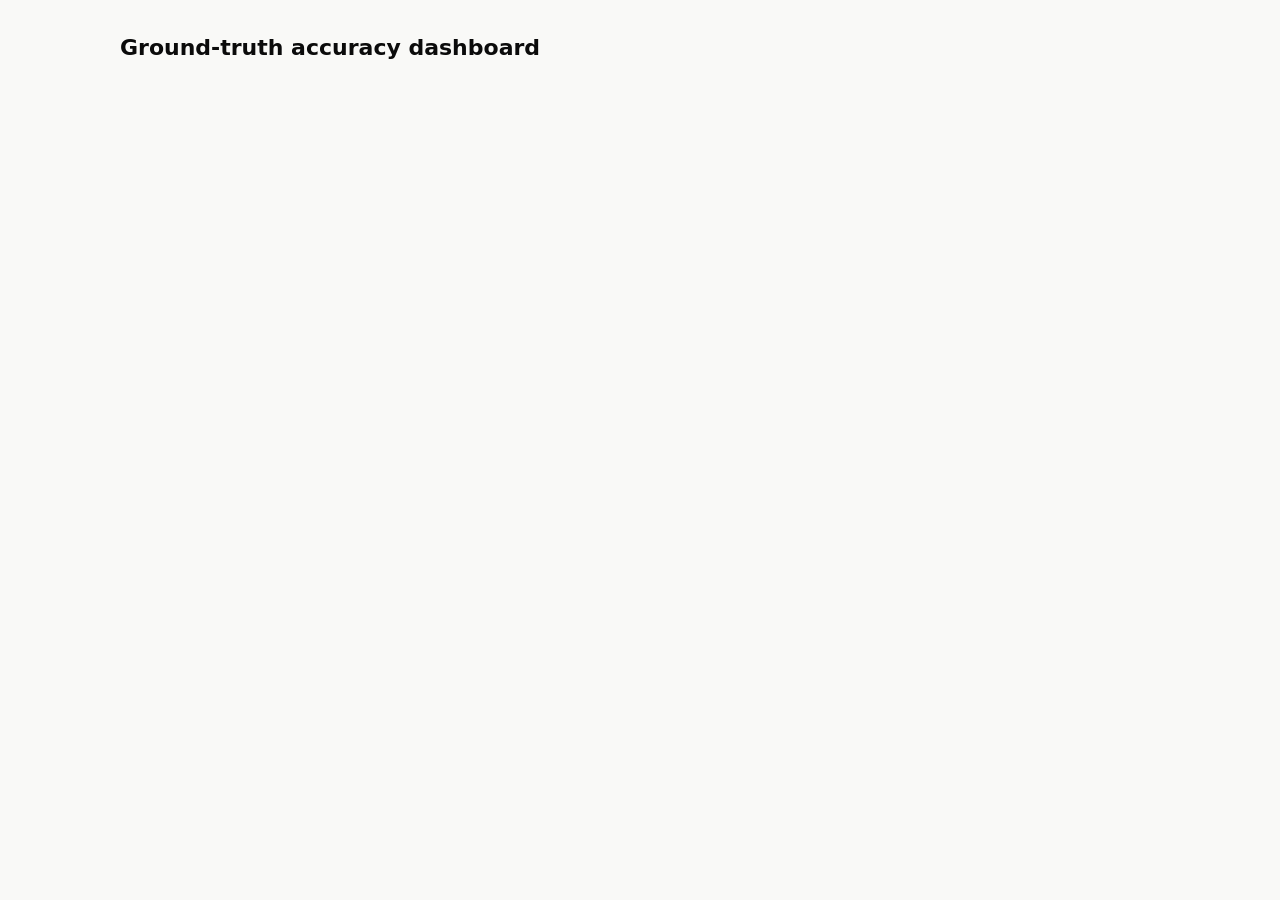
<file: scripts/eval_dashboard_template.html>
<!doctype html>
<html lang="en">
<head>
<meta charset="utf-8">
<meta name="viewport" content="width=device-width, initial-scale=1">
<title>HomeLens — Ground-Truth Accuracy Dashboard</title>
<style>
  :root {
    color-scheme: light;
    --surface-1:      #fcfcfb;
    --page:           #f9f9f7;
    --text-primary:   #0b0b0b;
    --text-secondary: #52514e;
    --text-muted:     #898781;
    --gridline:       #e1e0d9;
    --baseline:       #c3c2b7;
    --border:         rgba(11,11,11,0.10);
    --card:           #ffffff;

    --status-good:     #0ca30c;
    --status-good-bg:  #e7f6e7;
    --status-critical: #d03b3b;
    --status-critical-bg: #fbe9e9;
    --status-warning:  #fab219;

    --series-1: #2a78d6; /* blue     */
    --series-2: #eb6834; /* orange   */
    --series-3: #1baf7a; /* aqua     */
  }
  @media (prefers-color-scheme: dark) {
    :root {
      color-scheme: dark;
      --surface-1:      #1a1a19;
      --page:           #0d0d0d;
      --text-primary:   #ffffff;
      --text-secondary: #c3c2b7;
      --text-muted:     #898781;
      --gridline:       #2c2c2a;
      --baseline:       #383835;
      --border:         rgba(255,255,255,0.10);
      --card:           #221f1f;

      --status-good:     #0ca30c;
      --status-good-bg:  #10331a;
      --status-critical: #e66767;
      --status-critical-bg: #3a1616;
      --status-warning:  #c98500;

      --series-1: #3987e5;
      --series-2: #d95926;
      --series-3: #199e70;
    }
  }

  * { box-sizing: border-box; }
  body {
    margin: 0;
    background: var(--page);
    color: var(--text-primary);
    font-family: system-ui, -apple-system, "Segoe UI", sans-serif;
    line-height: 1.45;
  }
  .wrap { max-width: 1080px; margin: 0 auto; padding: 32px 20px 80px; }

  header.top { margin-bottom: 28px; }
  header.top h1 { font-size: 22px; margin: 0 0 6px; }
  header.top .meta { color: var(--text-secondary); font-size: 13px; }
  header.top .meta code { background: var(--gridline); border-radius: 4px; padding: 1px 5px; }

  .tabs { display: flex; gap: 6px; margin-bottom: 20px; flex-wrap: wrap; }
  .tab {
    border: 1px solid var(--border); background: var(--card); color: var(--text-secondary);
    border-radius: 999px; padding: 6px 14px; font-size: 13px; cursor: pointer; font-family: inherit;
  }
  .tab.active { background: var(--text-primary); color: var(--page); border-color: var(--text-primary); }

  .stat-row { display: grid; grid-template-columns: repeat(auto-fit, minmax(150px, 1fr)); gap: 12px; margin-bottom: 24px; }
  .stat-tile {
    background: var(--card); border: 1px solid var(--border); border-radius: 10px;
    padding: 14px 16px;
  }
  .stat-tile .label { font-size: 12px; color: var(--text-muted); text-transform: uppercase; letter-spacing: .04em; }
  .stat-tile .value { font-size: 26px; font-weight: 600; margin-top: 4px; font-variant-numeric: proportional-nums; }
  .stat-tile .sub { font-size: 12px; color: var(--text-secondary); margin-top: 2px; }

  .card {
    background: var(--card); border: 1px solid var(--border); border-radius: 12px;
    padding: 18px 20px; margin-bottom: 18px;
  }
  .card h2 { font-size: 16px; margin: 0 0 2px; }
  .card .query { font-size: 12px; color: var(--text-muted); margin-bottom: 12px; }
  .card .query code { background: var(--gridline); border-radius: 4px; padding: 1px 5px; }

  .bar-row { display: flex; align-items: center; gap: 12px; margin-bottom: 6px; }
  .bar-track {
    flex: 1; display: flex; height: 22px; border-radius: 6px; overflow: hidden;
    background: var(--gridline); gap: 2px;
  }
  .bar-seg { height: 100%; }
  .bar-seg.good { background: var(--status-good); }
  .bar-seg.critical { background: var(--status-critical); }
  .bar-pct { font-size: 13px; font-variant-numeric: tabular-nums; color: var(--text-secondary); width: 46px; text-align: right; flex-shrink: 0; }

  .legend { display: flex; gap: 16px; font-size: 12px; color: var(--text-secondary); margin: 8px 0 14px; }
  .legend .dot { display: inline-block; width: 9px; height: 9px; border-radius: 2px; margin-right: 5px; vertical-align: -1px; }

  .case-breakdown { font-size: 12px; color: var(--text-secondary); margin-bottom: 12px; display: flex; gap: 14px; flex-wrap: wrap; }
  .case-breakdown b { color: var(--text-primary); font-variant-numeric: tabular-nums; }

  table { width: 100%; border-collapse: collapse; font-size: 13px; }
  th, td { text-align: left; padding: 7px 8px; border-bottom: 1px solid var(--gridline); vertical-align: top; }
  th { color: var(--text-muted); font-weight: 500; font-size: 11px; text-transform: uppercase; letter-spacing: .03em; }
  td.reason { color: var(--text-secondary); max-width: 360px; }
  td.num { font-variant-numeric: tabular-nums; }

  .badge {
    display: inline-flex; align-items: center; gap: 4px; font-size: 12px; font-weight: 600;
    border-radius: 5px; padding: 2px 7px;
  }
  .badge.pass { background: var(--status-good-bg); color: var(--status-good); }
  .badge.fail { background: var(--status-critical-bg); color: var(--status-critical); }
  .badge.neutral { background: var(--gridline); color: var(--text-muted); }

  .ambiguous-note { font-size: 12px; color: var(--text-muted); margin: -6px 0 12px; }

  .chip { display: inline-block; font-size: 11px; border-radius: 4px; padding: 1px 6px; background: var(--gridline); color: var(--text-secondary); }

  .excluded { font-size: 12px; color: var(--text-muted); margin-top: 10px; }

  .table-wrap { overflow-x: auto; }

  .compare-bar-group { display: grid; grid-template-columns: 140px 1fr; gap: 12px; align-items: center; margin-bottom: 10px; }
  .compare-provider-row { display: flex; align-items: center; gap: 8px; margin-bottom: 4px; }
  .compare-provider-row .name { width: 110px; font-size: 12px; color: var(--text-secondary); flex-shrink: 0; }
  .compare-provider-row .track { flex: 1; height: 14px; border-radius: 4px; background: var(--gridline); overflow: hidden; }
  .compare-provider-row .fill { display: block; height: 100%; border-radius: 4px; }
  .compare-provider-row .pct { width: 40px; font-size: 12px; text-align: right; font-variant-numeric: tabular-nums; color: var(--text-secondary); }

  section.dim-hidden { display: none; }
  .provider-panel.hidden { display: none; }
</style>
</head>
<body>
<div class="wrap">
  <header class="top">
    <h1>Ground-truth accuracy dashboard</h1>
    <div class="meta" id="meta-line"></div>
  </header>

  <div id="compare-section"></div>

  <div class="tabs" id="provider-tabs"></div>
  <div id="provider-panels"></div>
</div>

<script id="eval-data" type="application/json">__EVAL_DATA__</script>
<script>
(function () {
  const data = JSON.parse(document.getElementById('eval-data').textContent);
  const seriesColors = ['var(--series-1)', 'var(--series-2)', 'var(--series-3)'];
  const caseLabel = { positive: 'Positive', negative: 'Negative', partial: 'Partial', ambiguous: 'Ambiguous' };

  function pct(n) { return n === null || n === undefined ? '—' : Math.round(n) + '%'; }
  function esc(s) {
    return (s === null || s === undefined ? '' : String(s)).replace(/[&<>]/g, c => ({'&':'&amp;','<':'&lt;','>':'&gt;'}[c]));
  }

  document.getElementById('meta-line').innerHTML =
    `Dataset: <code>${esc(data.dataset)}</code> — ${data.listing_count} listings &middot; generated ${esc(new Date(data.generated_at).toLocaleString())}`;

  const providerKeys = Object.keys(data.providers);

  // ---- provider comparison (only when more than one provider) ----
  if (providerKeys.length > 1) {
    const allDimKeys = data.providers[providerKeys[0]].dimensions.map(d => d.key);
    const dimLabel = {};
    data.providers[providerKeys[0]].dimensions.forEach(d => dimLabel[d.key] = d.label);

    let html = '<div class="card"><h2>Provider comparison — accuracy by dimension</h2>';
    html += '<div class="legend">' + providerKeys.map((p, i) =>
      `<span><span class="dot" style="background:${seriesColors[i % 3]}"></span>${esc(p)}</span>`).join('') + '</div>';

    allDimKeys.forEach(key => {
      html += `<div class="compare-bar-group"><div>${esc(dimLabel[key])}</div><div>`;
      providerKeys.forEach((p, i) => {
        const dim = data.providers[p].dimensions.find(d => d.key === key);
        const acc = dim.stats.accuracy;
        html += `<div class="compare-provider-row">
          <span class="name">${esc(p)}</span>
          <span class="track"><span class="fill" style="width:${acc === null ? 0 : acc}%;background:${seriesColors[i % 3]}"></span></span>
          <span class="pct">${pct(acc)}</span>
        </div>`;
      });
      html += '</div></div>';
    });

    html += '<div class="compare-bar-group"><div><b>Overall</b></div><div>';
    providerKeys.forEach((p, i) => {
      const acc = data.providers[p].overall.accuracy;
      html += `<div class="compare-provider-row">
        <span class="name">${esc(p)}</span>
        <span class="track"><span class="fill" style="width:${acc === null ? 0 : acc}%;background:${seriesColors[i % 3]}"></span></span>
        <span class="pct">${pct(acc)}</span>
      </div>`;
    });
    html += '</div></div></div>';

    document.getElementById('compare-section').innerHTML = html;
  }

  // ---- per-provider tabs + panels ----
  const tabsEl = document.getElementById('provider-tabs');
  const panelsEl = document.getElementById('provider-panels');

  if (providerKeys.length <= 1) {
    tabsEl.style.display = 'none';
  }

  providerKeys.forEach((p, idx) => {
    const tab = document.createElement('button');
    tab.className = 'tab' + (idx === 0 ? ' active' : '');
    tab.textContent = `${p} (${data.providers[p].model})`;
    tab.onclick = () => selectProvider(p);
    tabsEl.appendChild(tab);

    const panel = document.createElement('div');
    panel.className = 'provider-panel' + (idx === 0 ? '' : ' hidden');
    panel.id = 'panel-' + p;
    panel.innerHTML = renderProvider(data.providers[p]);
    panelsEl.appendChild(panel);
  });

  function selectProvider(p) {
    [...tabsEl.children].forEach(t => t.classList.toggle('active', t.textContent.startsWith(p + ' (')));
    [...panelsEl.children].forEach(panel => panel.classList.toggle('hidden', panel.id !== 'panel-' + p));
  }

  function renderProvider(pdata) {
    let html = '';
    html += '<div class="stat-row">';
    html += statTile('Overall accuracy', pct(pdata.overall.accuracy), `${pdata.overall.correct}/${pdata.overall.total} graded cases`);
    html += statTile('Total graded cases', pdata.overall.total, 'positive + negative + partial');
    html += statTile('Correct', pdata.overall.correct, '');
    html += statTile('Incorrect', pdata.overall.total - pdata.overall.correct, '');
    html += statTile('Ungraded (ambiguous)', pdata.overall.ungraded, 'shown, not graded');
    html += '</div>';

    pdata.dimensions.forEach(dim => { html += renderDimension(dim); });
    return html;
  }

  function statTile(label, value, sub) {
    return `<div class="stat-tile">
      <div class="label">${esc(label)}</div>
      <div class="value">${esc(value)}</div>
      ${sub ? `<div class="sub">${esc(sub)}</div>` : ''}
    </div>`;
  }

  function renderDimension(dim) {
    const stats = dim.stats;
    const incorrectPct = stats.total ? 100 - (stats.correct / stats.total * 100) : 0;
    const correctPct = stats.total ? (stats.correct / stats.total * 100) : 0;

    let html = `<div class="card">
      <h2>${esc(dim.label)} <span style="color:var(--text-muted);font-weight:400">— ${pct(stats.accuracy)}${stats.ungraded ? ` (${stats.ungraded} ungraded)` : ''}</span></h2>
      <div class="query">query: <code>${esc(dim.query)}</code></div>`;

    if (dim.type === 'ambiguous') {
      html += `<div class="ambiguous-note">Ambiguous-first dimension: rows marked "Ambiguous" below have no defensible ground truth and are shown for transparency only — not counted in the accuracy above.</div>`;
    }

    html += `<div class="bar-row">
        <div class="bar-track">
          ${correctPct > 0 ? `<span class="bar-seg good" style="width:${correctPct}%"></span>` : ''}
          ${incorrectPct > 0 ? `<span class="bar-seg critical" style="width:${incorrectPct}%"></span>` : ''}
        </div>
        <span class="bar-pct">${pct(stats.accuracy)}</span>
      </div>
      <div class="legend">
        <span><span class="dot" style="background:var(--status-good)"></span>Correct</span>
        <span><span class="dot" style="background:var(--status-critical)"></span>Incorrect</span>
      </div>
      <div class="case-breakdown">`;

    Object.keys(stats.by_case).forEach(caseKey => {
      const c = stats.by_case[caseKey];
      const ungradedNote = c.total > c.graded ? ` (${c.total - c.graded} ungraded)` : '';
      html += `<span>${esc(caseLabel[caseKey] || caseKey)}: <b>${c.correct}/${c.graded}</b>${ungradedNote}</span>`;
    });
    html += '</div>';

    html += '<div class="table-wrap"><table><thead><tr>' +
      '<th>MLS ID</th><th>Address</th><th>Case</th><th>Expected</th><th>Actual score</th><th>Result</th><th>Reason</th>' +
      '</tr></thead><tbody>';

    dim.rows.forEach(r => {
      html += `<tr>
        <td class="num">${r.mls_id}</td>
        <td>${esc(r.address || '—')}</td>
        <td><span class="chip">${esc(caseLabel[r.case] || r.case)}</span></td>
        <td>${esc(r.expected)}</td>
        <td class="num">${r.actual_score === null ? '—' : r.actual_score}</td>
        <td>${r.pass === true
          ? '<span class="badge pass">✓ PASS</span>'
          : r.pass === false
            ? '<span class="badge fail">✗ FAIL</span>'
            : '<span class="badge neutral">— N/A</span>'}</td>
        <td class="reason">${esc(r.reason)}</td>
      </tr>`;
    });
    html += '</tbody></table></div>';

    if (dim.excluded.length) {
      html += `<div class="excluded">Excluded from this dimension as ambiguous in the source data (not counted above): ` +
        dim.excluded.map(e => `#${e.mls_id} ${esc(e.address || '')}`).join(', ') + '</div>';
    }

    html += '</div>';
    return html;
  }
})();
</script>
</body>
</html>
</file>
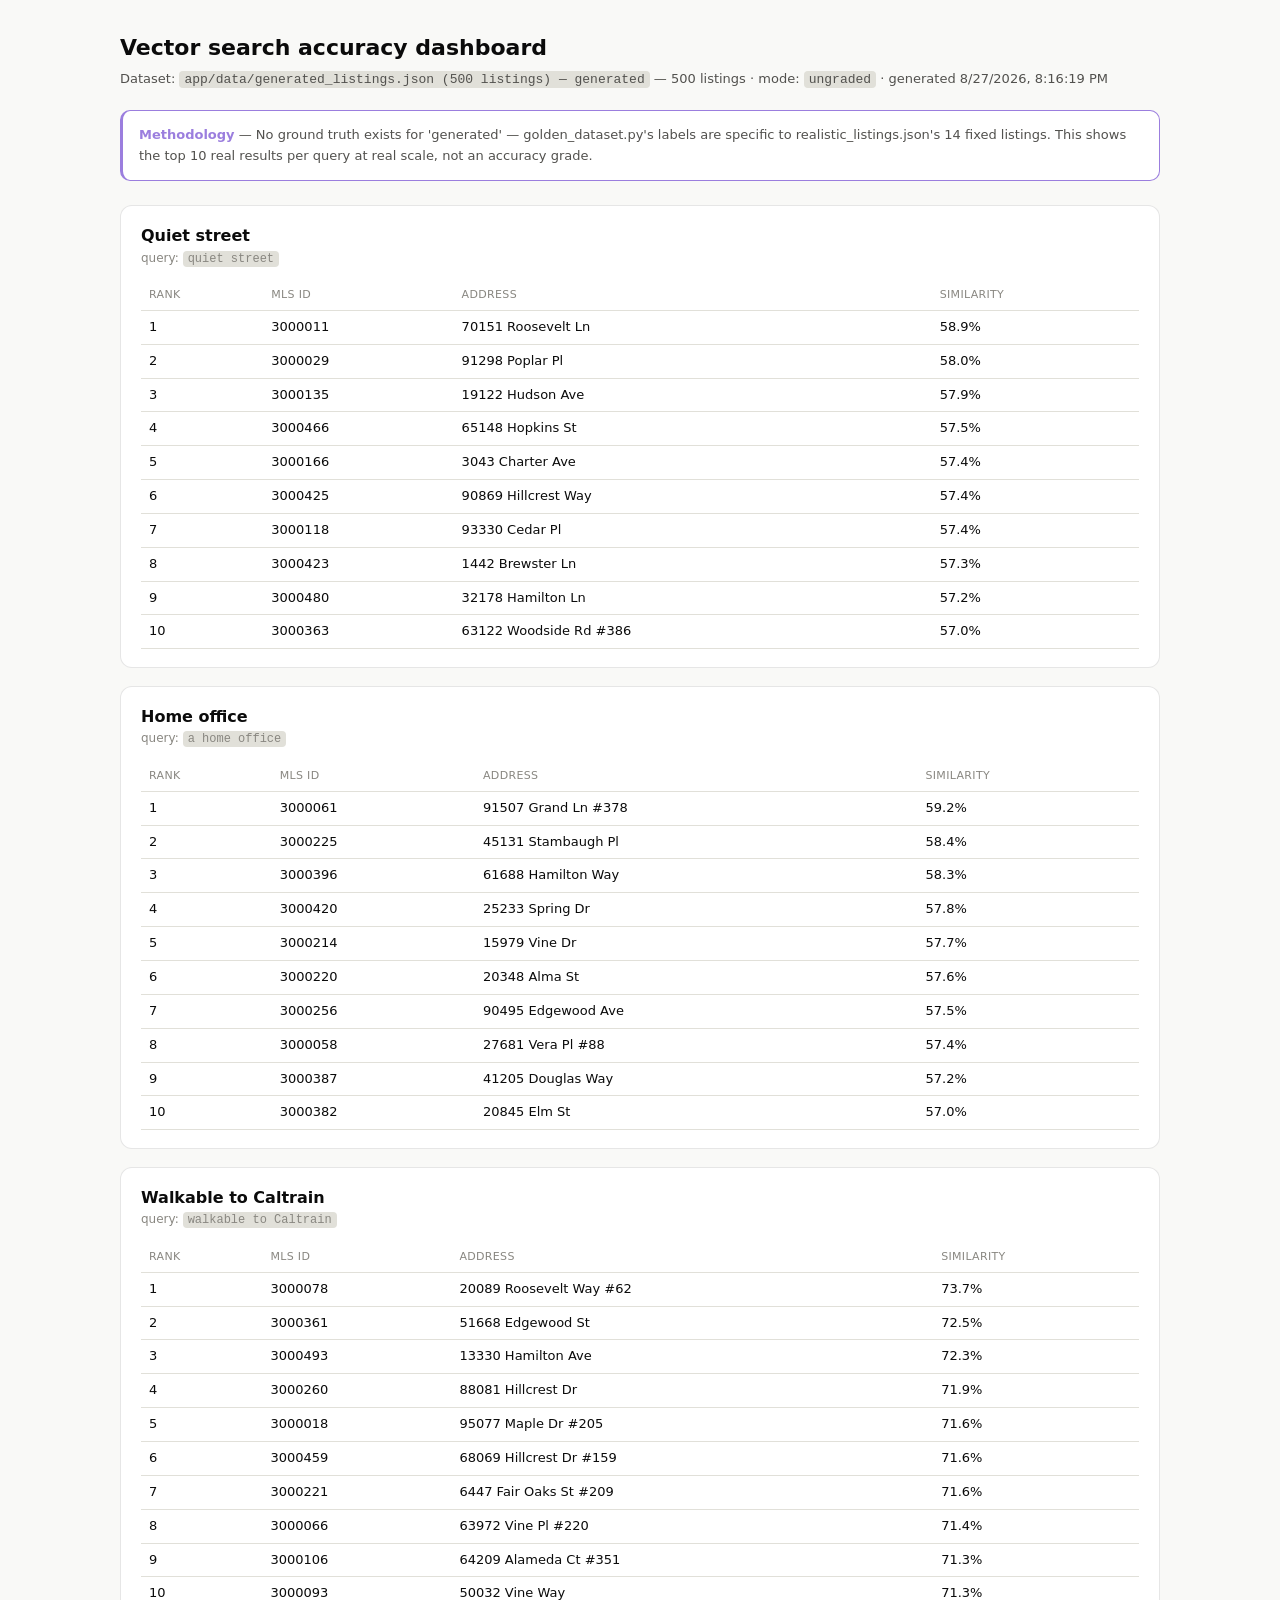
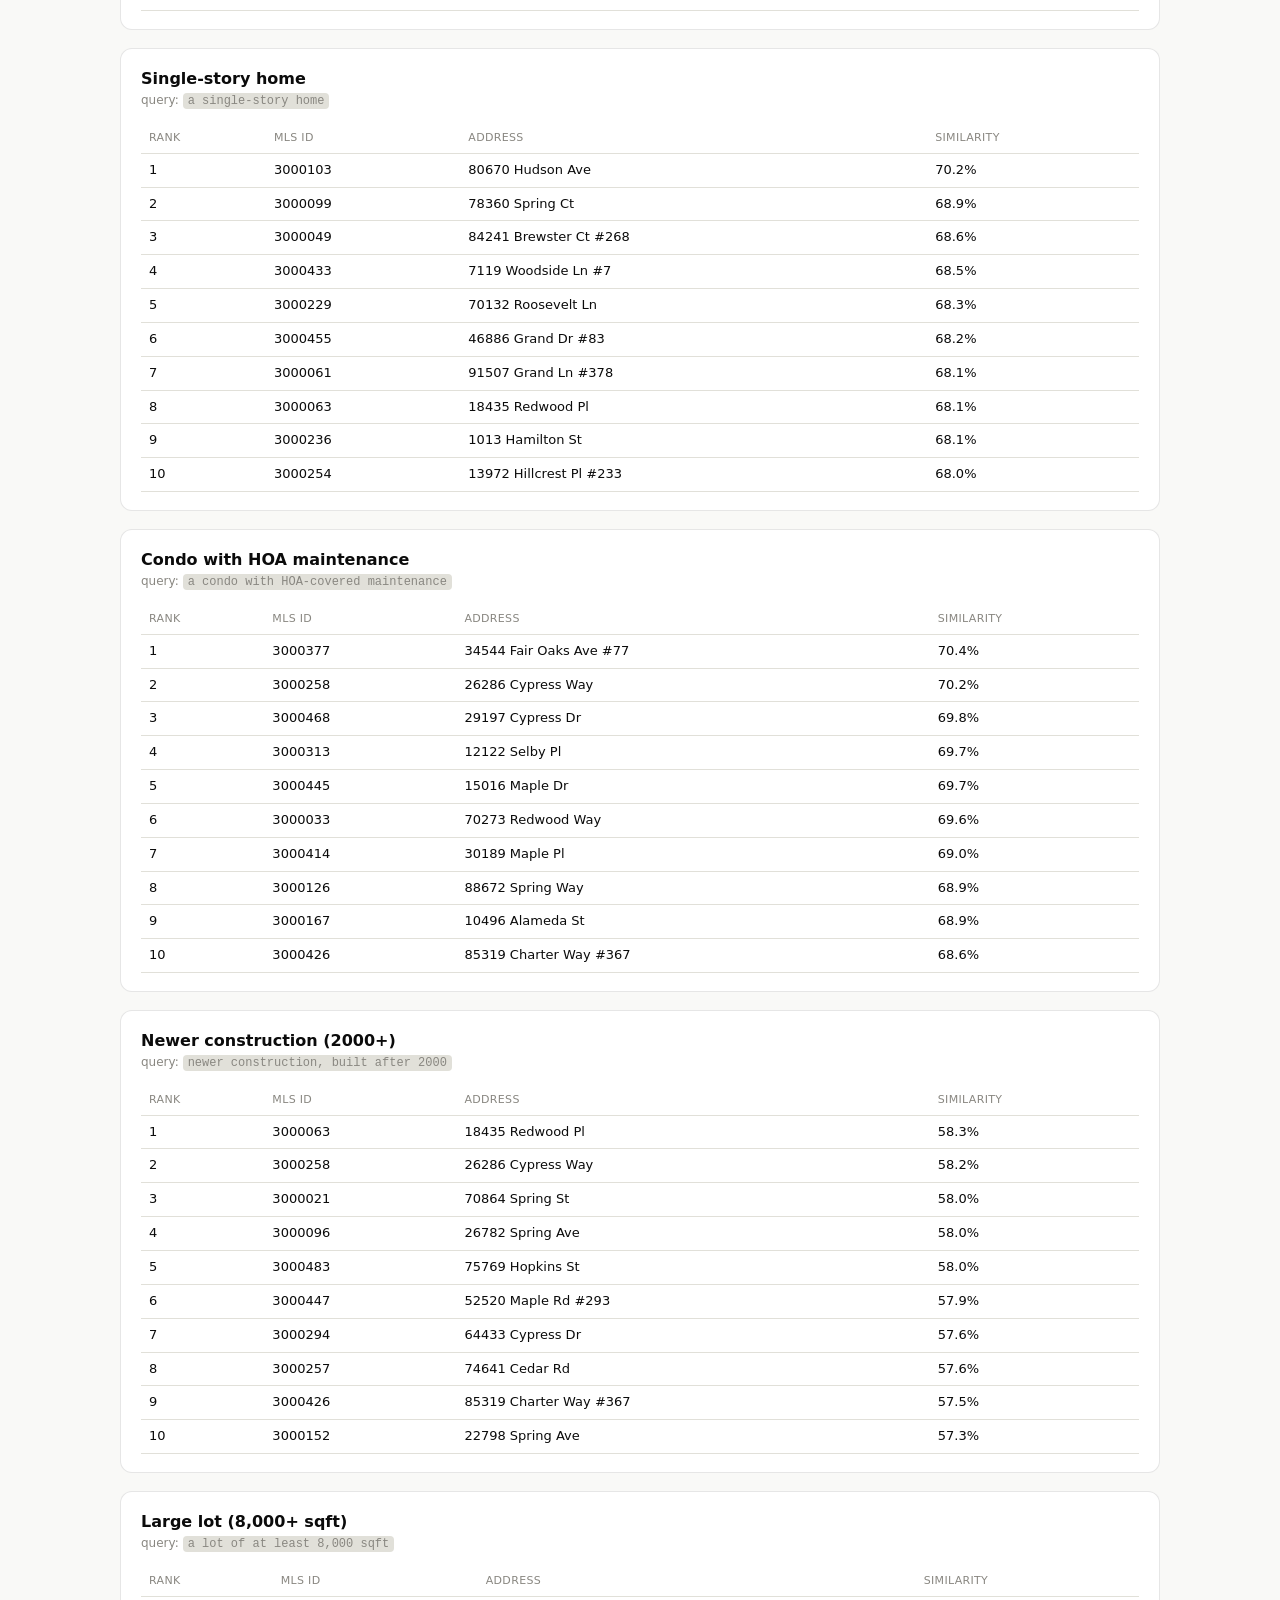
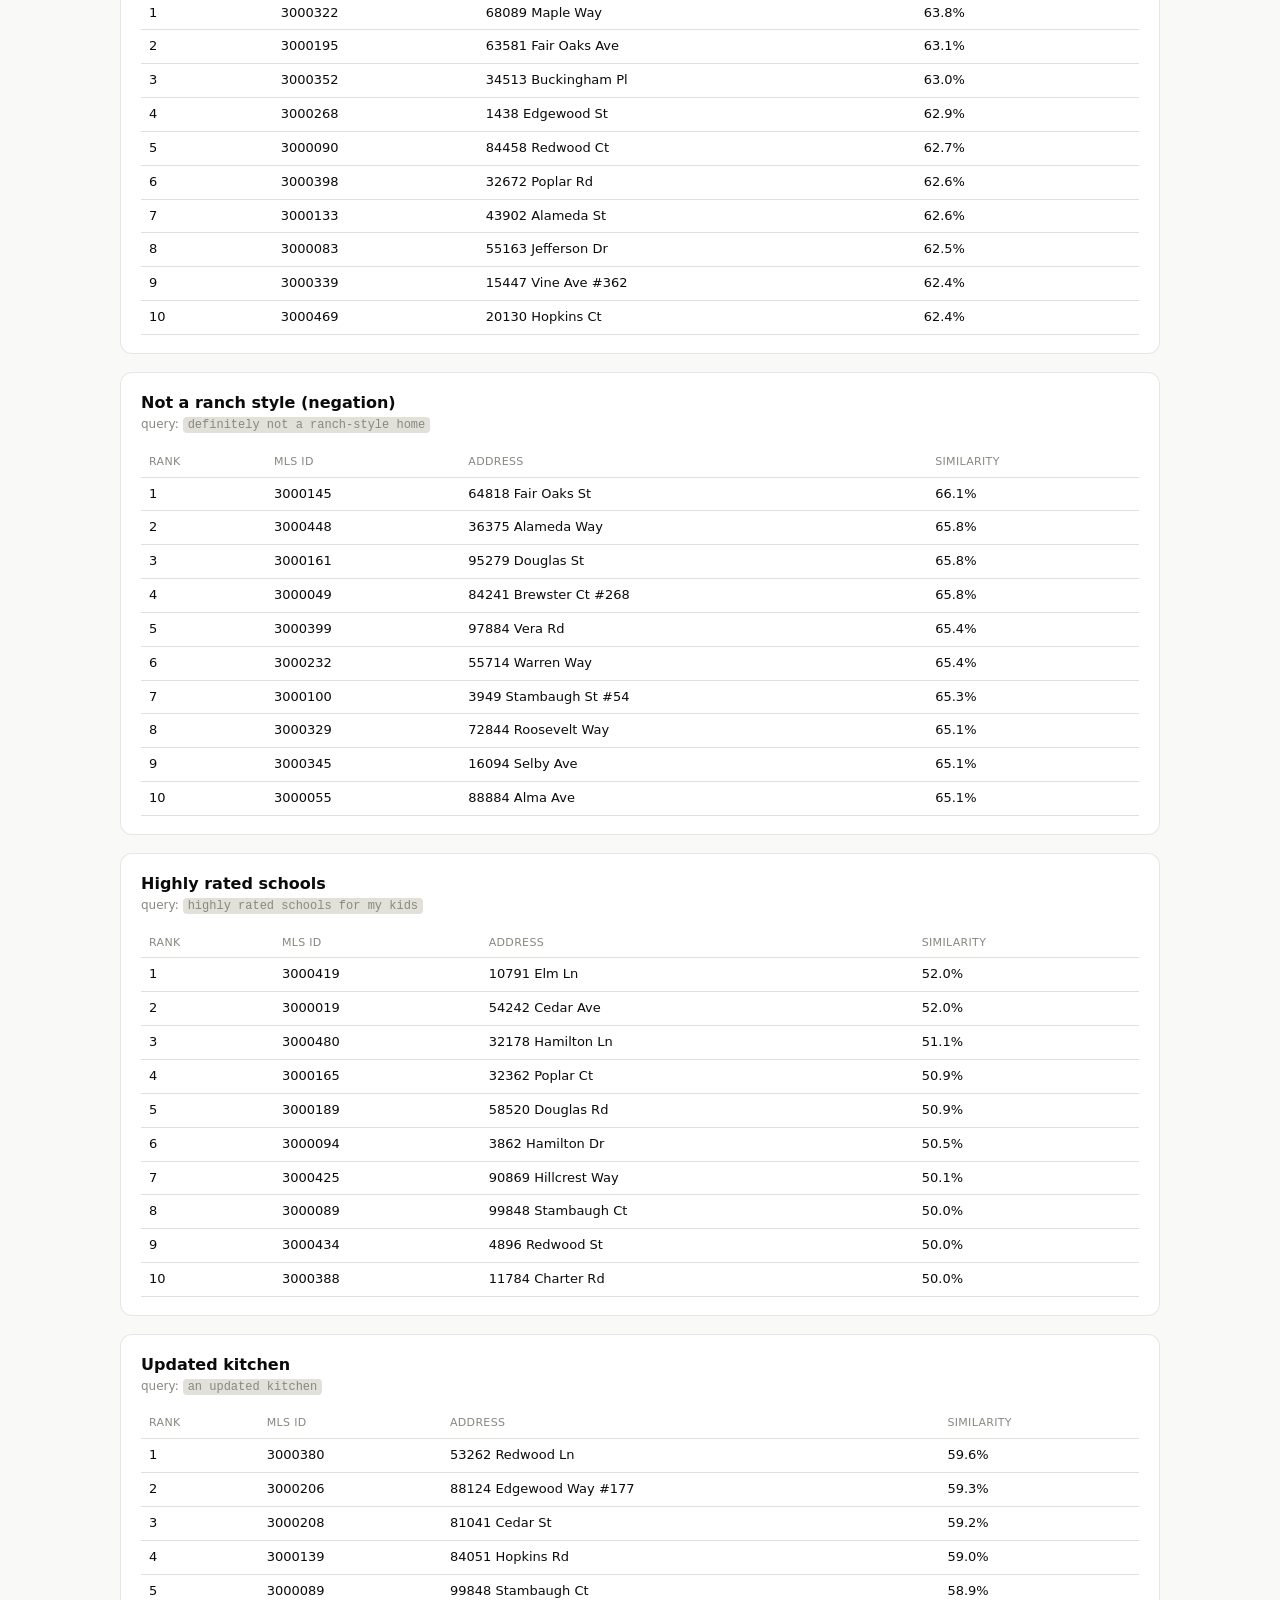
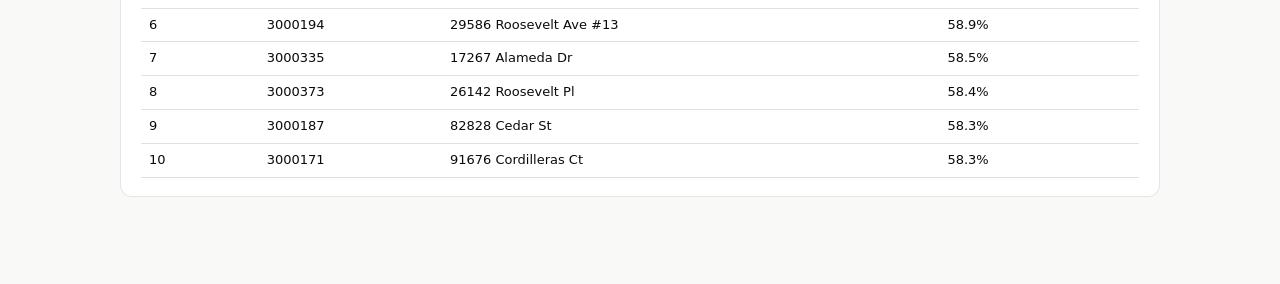
<file: scripts/vector_eval_dashboard.html>
<!doctype html>
<html lang="en">
<head>
<meta charset="utf-8">
<meta name="viewport" content="width=device-width, initial-scale=1">
<title>HomeLens — Vector Search Accuracy Dashboard</title>
<style>
  :root {
    color-scheme: light;
    --surface-1:      #fcfcfb;
    --page:           #f9f9f7;
    --text-primary:   #0b0b0b;
    --text-secondary: #52514e;
    --text-muted:     #898781;
    --gridline:       #e1e0d9;
    --border:         rgba(11,11,11,0.10);
    --card:           #ffffff;

    --status-good:     #0ca30c;
    --status-good-bg:  #e7f6e7;
    --status-critical: #d03b3b;
    --status-critical-bg: #fbe9e9;

    --vector: #9b7ede;
  }
  @media (prefers-color-scheme: dark) {
    :root {
      color-scheme: dark;
      --surface-1:      #1a1a19;
      --page:           #0d0d0d;
      --text-primary:   #ffffff;
      --text-secondary: #c3c2b7;
      --text-muted:     #898781;
      --gridline:       #2c2c2a;
      --border:         rgba(255,255,255,0.10);
      --card:           #221f1f;

      --status-good:     #0ca30c;
      --status-good-bg:  #10331a;
      --status-critical: #e66767;
      --status-critical-bg: #3a1616;

      --vector: #b199e8;
    }
  }

  * { box-sizing: border-box; }
  body {
    margin: 0;
    background: var(--page);
    color: var(--text-primary);
    font-family: system-ui, -apple-system, "Segoe UI", sans-serif;
    line-height: 1.45;
  }
  .wrap { max-width: 1080px; margin: 0 auto; padding: 32px 20px 80px; }

  header.top { margin-bottom: 20px; }
  header.top h1 { font-size: 22px; margin: 0 0 6px; }
  header.top .meta { color: var(--text-secondary); font-size: 13px; }
  header.top .meta code { background: var(--gridline); border-radius: 4px; padding: 1px 5px; }

  .method-note {
    background: var(--card); border: 1px solid var(--vector); border-left: 3px solid var(--vector);
    border-radius: 10px; padding: 14px 16px; margin-bottom: 24px;
    font-size: 13px; color: var(--text-secondary); line-height: 1.6;
  }
  .method-note strong { color: var(--vector); }

  .stat-row { display: grid; grid-template-columns: repeat(auto-fit, minmax(150px, 1fr)); gap: 12px; margin-bottom: 24px; }
  .stat-tile {
    background: var(--card); border: 1px solid var(--border); border-radius: 10px;
    padding: 14px 16px;
  }
  .stat-tile .label { font-size: 12px; color: var(--text-muted); text-transform: uppercase; letter-spacing: .04em; }
  .stat-tile .value { font-size: 26px; font-weight: 600; margin-top: 4px; font-variant-numeric: proportional-nums; }
  .stat-tile .sub { font-size: 12px; color: var(--text-secondary); margin-top: 2px; }

  .card {
    background: var(--card); border: 1px solid var(--border); border-radius: 12px;
    padding: 18px 20px; margin-bottom: 18px;
  }
  .card h2 { font-size: 16px; margin: 0 0 2px; }
  .card .query { font-size: 12px; color: var(--text-muted); margin-bottom: 12px; }
  .card .query code { background: var(--gridline); border-radius: 4px; padding: 1px 5px; }

  .bar-row { display: flex; align-items: center; gap: 12px; margin-bottom: 6px; }
  .bar-track {
    flex: 1; display: flex; height: 22px; border-radius: 6px; overflow: hidden;
    background: var(--gridline); gap: 2px;
  }
  .bar-seg { height: 100%; }
  .bar-seg.good { background: var(--status-good); }
  .bar-seg.critical { background: var(--status-critical); }
  .bar-pct { font-size: 13px; font-variant-numeric: tabular-nums; color: var(--text-secondary); width: 46px; text-align: right; flex-shrink: 0; }

  .legend { display: flex; gap: 16px; font-size: 12px; color: var(--text-secondary); margin: 8px 0 14px; }
  .legend .dot { display: inline-block; width: 9px; height: 9px; border-radius: 2px; margin-right: 5px; vertical-align: -1px; }

  .case-breakdown { font-size: 12px; color: var(--text-secondary); margin-bottom: 12px; display: flex; gap: 14px; flex-wrap: wrap; }
  .case-breakdown b { color: var(--text-primary); font-variant-numeric: tabular-nums; }

  table { width: 100%; border-collapse: collapse; font-size: 13px; }
  th, td { text-align: left; padding: 7px 8px; border-bottom: 1px solid var(--gridline); vertical-align: top; }
  th { color: var(--text-muted); font-weight: 500; font-size: 11px; text-transform: uppercase; letter-spacing: .03em; }
  td.num { font-variant-numeric: tabular-nums; }

  .badge {
    display: inline-flex; align-items: center; gap: 4px; font-size: 12px; font-weight: 600;
    border-radius: 5px; padding: 2px 7px;
  }
  .badge.pass { background: var(--status-good-bg); color: var(--status-good); }
  .badge.fail { background: var(--status-critical-bg); color: var(--status-critical); }

  .chip { display: inline-block; font-size: 11px; border-radius: 4px; padding: 1px 6px; background: var(--gridline); color: var(--text-secondary); }

  .excluded { font-size: 12px; color: var(--text-muted); margin-top: 10px; }
  .table-wrap { overflow-x: auto; }
</style>
</head>
<body>
<div class="wrap">
  <header class="top">
    <h1>Vector search accuracy dashboard</h1>
    <div class="meta" id="meta-line"></div>
  </header>

  <div class="method-note" id="method-note"></div>

  <div id="stat-section"></div>
  <div id="dimensions"></div>
</div>

<script id="eval-data" type="application/json">{"mode": "ungraded", "generated_at": "2026-08-27T20:16:19.335475+00:00", "dataset": "app/data/generated_listings.json (500 listings) \u2014 generated", "listing_count": 500, "dimensions": [{"key": "quiet", "label": "Quiet street", "query": "quiet street", "type": "ungraded", "rows": [{"mls_id": 3000011, "address": "70151 Roosevelt Ln", "rank": 1, "similarity": 0.5889757601544054}, {"mls_id": 3000029, "address": "91298 Poplar Pl", "rank": 2, "similarity": 0.5801720955405137}, {"mls_id": 3000135, "address": "19122 Hudson Ave", "rank": 3, "similarity": 0.5788556902294045}, {"mls_id": 3000466, "address": "65148 Hopkins St", "rank": 4, "similarity": 0.5752861948260533}, {"mls_id": 3000166, "address": "3043 Charter Ave", "rank": 5, "similarity": 0.5741447733732316}, {"mls_id": 3000425, "address": "90869 Hillcrest Way", "rank": 6, "similarity": 0.5738754984815495}, {"mls_id": 3000118, "address": "93330 Cedar Pl", "rank": 7, "similarity": 0.5736050763473945}, {"mls_id": 3000423, "address": "1442 Brewster Ln", "rank": 8, "similarity": 0.572817113173315}, {"mls_id": 3000480, "address": "32178 Hamilton Ln", "rank": 9, "similarity": 0.5722608703832043}, {"mls_id": 3000363, "address": "63122 Woodside Rd #386", "rank": 10, "similarity": 0.5701107205122925}]}, {"key": "office", "label": "Home office", "query": "a home office", "type": "ungraded", "rows": [{"mls_id": 3000061, "address": "91507 Grand Ln #378", "rank": 1, "similarity": 0.5919961745723479}, {"mls_id": 3000225, "address": "45131 Stambaugh Pl", "rank": 2, "similarity": 0.5840915547754644}, {"mls_id": 3000396, "address": "61688 Hamilton Way", "rank": 3, "similarity": 0.5832428290309456}, {"mls_id": 3000420, "address": "25233 Spring Dr", "rank": 4, "similarity": 0.5777358433192737}, {"mls_id": 3000214, "address": "15979 Vine Dr", "rank": 5, "similarity": 0.5766542697052808}, {"mls_id": 3000220, "address": "20348 Alma St", "rank": 6, "similarity": 0.5755775691951274}, {"mls_id": 3000256, "address": "90495 Edgewood Ave", "rank": 7, "similarity": 0.5750906564207021}, {"mls_id": 3000058, "address": "27681 Vera Pl #88", "rank": 8, "similarity": 0.5740900910323405}, {"mls_id": 3000387, "address": "41205 Douglas Way", "rank": 9, "similarity": 0.5720536014188564}, {"mls_id": 3000382, "address": "20845 Elm St", "rank": 10, "similarity": 0.5698944774427981}]}, {"key": "caltrain", "label": "Walkable to Caltrain", "query": "walkable to Caltrain", "type": "ungraded", "rows": [{"mls_id": 3000078, "address": "20089 Roosevelt Way #62", "rank": 1, "similarity": 0.7371858328948381}, {"mls_id": 3000361, "address": "51668 Edgewood St", "rank": 2, "similarity": 0.725306604613167}, {"mls_id": 3000493, "address": "13330 Hamilton Ave", "rank": 3, "similarity": 0.7227216493291384}, {"mls_id": 3000260, "address": "88081 Hillcrest Dr", "rank": 4, "similarity": 0.7194126053169322}, {"mls_id": 3000018, "address": "95077 Maple Dr #205", "rank": 5, "similarity": 0.7163456453496231}, {"mls_id": 3000459, "address": "68069 Hillcrest Dr #159", "rank": 6, "similarity": 0.7158372405017057}, {"mls_id": 3000221, "address": "6447 Fair Oaks St #209", "rank": 7, "similarity": 0.7157636692813336}, {"mls_id": 3000066, "address": "63972 Vine Pl #220", "rank": 8, "similarity": 0.7139024641919223}, {"mls_id": 3000106, "address": "64209 Alameda Ct #351", "rank": 9, "similarity": 0.713268092820875}, {"mls_id": 3000093, "address": "50032 Vine Way", "rank": 10, "similarity": 0.7132576032148418}]}, {"key": "accessible", "label": "Single-story home", "query": "a single-story home", "type": "ungraded", "rows": [{"mls_id": 3000103, "address": "80670 Hudson Ave", "rank": 1, "similarity": 0.7021201481388395}, {"mls_id": 3000099, "address": "78360 Spring Ct", "rank": 2, "similarity": 0.6886202332611957}, {"mls_id": 3000049, "address": "84241 Brewster Ct #268", "rank": 3, "similarity": 0.6855083805869793}, {"mls_id": 3000433, "address": "7119 Woodside Ln #7", "rank": 4, "similarity": 0.6853865751976285}, {"mls_id": 3000229, "address": "70132 Roosevelt Ln", "rank": 5, "similarity": 0.6833664922833391}, {"mls_id": 3000455, "address": "46886 Grand Dr #83", "rank": 6, "similarity": 0.6824484802875713}, {"mls_id": 3000061, "address": "91507 Grand Ln #378", "rank": 7, "similarity": 0.6809937158950826}, {"mls_id": 3000063, "address": "18435 Redwood Pl", "rank": 8, "similarity": 0.6807748103320663}, {"mls_id": 3000236, "address": "1013 Hamilton St", "rank": 9, "similarity": 0.6806110821401848}, {"mls_id": 3000254, "address": "13972 Hillcrest Pl #233", "rank": 10, "similarity": 0.6797503885322916}]}, {"key": "hoa_condo", "label": "Condo with HOA maintenance", "query": "a condo with HOA-covered maintenance", "type": "ungraded", "rows": [{"mls_id": 3000377, "address": "34544 Fair Oaks Ave #77", "rank": 1, "similarity": 0.7044580375608174}, {"mls_id": 3000258, "address": "26286 Cypress Way", "rank": 2, "similarity": 0.7017791790562219}, {"mls_id": 3000468, "address": "29197 Cypress Dr", "rank": 3, "similarity": 0.6979867230949507}, {"mls_id": 3000313, "address": "12122 Selby Pl", "rank": 4, "similarity": 0.6970506683747342}, {"mls_id": 3000445, "address": "15016 Maple Dr", "rank": 5, "similarity": 0.6969469891233483}, {"mls_id": 3000033, "address": "70273 Redwood Way", "rank": 6, "similarity": 0.6957783188820625}, {"mls_id": 3000414, "address": "30189 Maple Pl", "rank": 7, "similarity": 0.689815903151979}, {"mls_id": 3000126, "address": "88672 Spring Way", "rank": 8, "similarity": 0.6892311027901253}, {"mls_id": 3000167, "address": "10496 Alameda St", "rank": 9, "similarity": 0.68913929097291}, {"mls_id": 3000426, "address": "85319 Charter Way #367", "rank": 10, "similarity": 0.6863499458857335}]}, {"key": "newer", "label": "Newer construction (2000+)", "query": "newer construction, built after 2000", "type": "ungraded", "rows": [{"mls_id": 3000063, "address": "18435 Redwood Pl", "rank": 1, "similarity": 0.5834985074953181}, {"mls_id": 3000258, "address": "26286 Cypress Way", "rank": 2, "similarity": 0.5820737711827996}, {"mls_id": 3000021, "address": "70864 Spring St", "rank": 3, "similarity": 0.5803238899233434}, {"mls_id": 3000096, "address": "26782 Spring Ave", "rank": 4, "similarity": 0.5798975303202691}, {"mls_id": 3000483, "address": "75769 Hopkins St", "rank": 5, "similarity": 0.5795789548931902}, {"mls_id": 3000447, "address": "52520 Maple Rd #293", "rank": 6, "similarity": 0.5793169768695512}, {"mls_id": 3000294, "address": "64433 Cypress Dr", "rank": 7, "similarity": 0.5760807084189729}, {"mls_id": 3000257, "address": "74641 Cedar Rd", "rank": 8, "similarity": 0.5758979280717552}, {"mls_id": 3000426, "address": "85319 Charter Way #367", "rank": 9, "similarity": 0.5745054959369802}, {"mls_id": 3000152, "address": "22798 Spring Ave", "rank": 10, "similarity": 0.5732575483180367}]}, {"key": "large_lot", "label": "Large lot (8,000+ sqft)", "query": "a lot of at least 8,000 sqft", "type": "ungraded", "rows": [{"mls_id": 3000322, "address": "68089 Maple Way", "rank": 1, "similarity": 0.6383440023684668}, {"mls_id": 3000195, "address": "63581 Fair Oaks Ave", "rank": 2, "similarity": 0.631238276343369}, {"mls_id": 3000352, "address": "34513 Buckingham Pl", "rank": 3, "similarity": 0.6299630596316691}, {"mls_id": 3000268, "address": "1438 Edgewood St", "rank": 4, "similarity": 0.6289239047163054}, {"mls_id": 3000090, "address": "84458 Redwood Ct", "rank": 5, "similarity": 0.6271752130218404}, {"mls_id": 3000398, "address": "32672 Poplar Rd", "rank": 6, "similarity": 0.6264115831897137}, {"mls_id": 3000133, "address": "43902 Alameda St", "rank": 7, "similarity": 0.6262102803358616}, {"mls_id": 3000083, "address": "55163 Jefferson Dr", "rank": 8, "similarity": 0.6250838989580216}, {"mls_id": 3000339, "address": "15447 Vine Ave #362", "rank": 9, "similarity": 0.6239445196355021}, {"mls_id": 3000469, "address": "20130 Hopkins Ct", "rank": 10, "similarity": 0.6237020774676146}]}, {"key": "not_ranch", "label": "Not a ranch style (negation)", "query": "definitely not a ranch-style home", "type": "ungraded", "rows": [{"mls_id": 3000145, "address": "64818 Fair Oaks St", "rank": 1, "similarity": 0.6611501272463263}, {"mls_id": 3000448, "address": "36375 Alameda Way", "rank": 2, "similarity": 0.6580690794991964}, {"mls_id": 3000161, "address": "95279 Douglas St", "rank": 3, "similarity": 0.6579773381262498}, {"mls_id": 3000049, "address": "84241 Brewster Ct #268", "rank": 4, "similarity": 0.6576873785670975}, {"mls_id": 3000399, "address": "97884 Vera Rd", "rank": 5, "similarity": 0.6544234839183699}, {"mls_id": 3000232, "address": "55714 Warren Way", "rank": 6, "similarity": 0.653681751153065}, {"mls_id": 3000100, "address": "3949 Stambaugh St #54", "rank": 7, "similarity": 0.6529092409922701}, {"mls_id": 3000329, "address": "72844 Roosevelt Way", "rank": 8, "similarity": 0.6512905077366631}, {"mls_id": 3000345, "address": "16094 Selby Ave", "rank": 9, "similarity": 0.6507718301547519}, {"mls_id": 3000055, "address": "88884 Alma Ave", "rank": 10, "similarity": 0.6505973984850231}]}, {"key": "good_schools", "label": "Highly rated schools", "query": "highly rated schools for my kids", "type": "ungraded", "rows": [{"mls_id": 3000419, "address": "10791 Elm Ln", "rank": 1, "similarity": 0.5204190500407972}, {"mls_id": 3000019, "address": "54242 Cedar Ave", "rank": 2, "similarity": 0.5203143863807412}, {"mls_id": 3000480, "address": "32178 Hamilton Ln", "rank": 3, "similarity": 0.5109612527770117}, {"mls_id": 3000165, "address": "32362 Poplar Ct", "rank": 4, "similarity": 0.509467326685717}, {"mls_id": 3000189, "address": "58520 Douglas Rd", "rank": 5, "similarity": 0.5094643479689877}, {"mls_id": 3000094, "address": "3862 Hamilton Dr", "rank": 6, "similarity": 0.5046214603068303}, {"mls_id": 3000425, "address": "90869 Hillcrest Way", "rank": 7, "similarity": 0.5008402219067778}, {"mls_id": 3000089, "address": "99848 Stambaugh Ct", "rank": 8, "similarity": 0.5002207611685521}, {"mls_id": 3000434, "address": "4896 Redwood St", "rank": 9, "similarity": 0.49974778133648523}, {"mls_id": 3000388, "address": "11784 Charter Rd", "rank": 10, "similarity": 0.4995925071807829}]}, {"key": "renovated", "label": "Updated kitchen", "query": "an updated kitchen", "type": "ungraded", "rows": [{"mls_id": 3000380, "address": "53262 Redwood Ln", "rank": 1, "similarity": 0.5959007209647056}, {"mls_id": 3000206, "address": "88124 Edgewood Way #177", "rank": 2, "similarity": 0.5934112368548411}, {"mls_id": 3000208, "address": "81041 Cedar St", "rank": 3, "similarity": 0.5917843003605116}, {"mls_id": 3000139, "address": "84051 Hopkins Rd", "rank": 4, "similarity": 0.5898184487661918}, {"mls_id": 3000089, "address": "99848 Stambaugh Ct", "rank": 5, "similarity": 0.5886612499869976}, {"mls_id": 3000194, "address": "29586 Roosevelt Ave #13", "rank": 6, "similarity": 0.5885254178026518}, {"mls_id": 3000335, "address": "17267 Alameda Dr", "rank": 7, "similarity": 0.5849638306787858}, {"mls_id": 3000373, "address": "26142 Roosevelt Pl", "rank": 8, "similarity": 0.5840018469575875}, {"mls_id": 3000187, "address": "82828 Cedar St", "rank": 9, "similarity": 0.5831697086245591}, {"mls_id": 3000171, "address": "91676 Cordilleras Ct", "rank": 10, "similarity": 0.5828518971667547}]}], "note": "No ground truth exists for 'generated' \u2014 golden_dataset.py's labels are specific to realistic_listings.json's 14 fixed listings. This shows the top 10 real results per query at real scale, not an accuracy grade."}</script>
<script>
(function () {
  const data = JSON.parse(document.getElementById('eval-data').textContent);
  const caseLabel = { positive: 'Positive', negative: 'Negative' };

  function pct(n) { return n === null || n === undefined ? '—' : Math.round(n) + '%'; }
  function esc(s) {
    return (s === null || s === undefined ? '' : String(s)).replace(/[&<>]/g, c => ({'&':'&amp;','<':'&lt;','>':'&gt;'}[c]));
  }

  document.getElementById('meta-line').innerHTML =
    `Dataset: <code>${esc(data.dataset)}</code> — ${data.listing_count} listings &middot; mode: <code>${esc(data.mode)}</code> &middot; generated ${esc(new Date(data.generated_at).toLocaleString())}`;
  document.getElementById('method-note').innerHTML = `<strong>Methodology</strong> — ${esc(data.note)}`;

  if (data.mode === 'graded') {
    document.getElementById('stat-section').innerHTML = `
      <div class="stat-row">
        <div class="stat-tile"><div class="label">Overall accuracy</div><div class="value">${pct(data.overall.accuracy)}</div><div class="sub">${data.overall.correct}/${data.overall.total} cases</div></div>
        <div class="stat-tile"><div class="label">Total cases</div><div class="value">${data.overall.total}</div><div class="sub">positive + negative</div></div>
        <div class="stat-tile"><div class="label">Correct</div><div class="value">${data.overall.correct}</div></div>
        <div class="stat-tile"><div class="label">Incorrect</div><div class="value">${data.overall.total - data.overall.correct}</div></div>
      </div>`;
  }

  const container = document.getElementById('dimensions');
  data.dimensions.forEach(dim => {
    if (data.mode === 'graded') {
      const stats = dim.stats;
      const correctPct = stats.total ? (stats.correct / stats.total * 100) : 0;
      const incorrectPct = stats.total ? 100 - correctPct : 0;

      let html = `<div class="card">
        <h2>${esc(dim.label)} <span style="color:var(--text-muted);font-weight:400">— ${pct(stats.accuracy)}</span></h2>
        <div class="query">query: <code>${esc(dim.query)}</code></div>
        <div class="bar-row">
          <div class="bar-track">
            ${correctPct > 0 ? `<span class="bar-seg good" style="width:${correctPct}%"></span>` : ''}
            ${incorrectPct > 0 ? `<span class="bar-seg critical" style="width:${incorrectPct}%"></span>` : ''}
          </div>
          <span class="bar-pct">${pct(stats.accuracy)}</span>
        </div>
        <div class="legend">
          <span><span class="dot" style="background:var(--status-good)"></span>Correct</span>
          <span><span class="dot" style="background:var(--status-critical)"></span>Incorrect</span>
        </div>
        <div class="case-breakdown">`;
      Object.keys(stats.by_case).forEach(caseKey => {
        const c = stats.by_case[caseKey];
        html += `<span>${esc(caseLabel[caseKey] || caseKey)}: <b>${c.correct}/${c.total}</b></span>`;
      });
      html += '</div>';

      html += '<div class="table-wrap"><table><thead><tr>' +
        '<th>Rank</th><th>MLS ID</th><th>Address</th><th>Case</th><th>Expected</th><th>Predicted</th><th>Similarity</th><th>Result</th>' +
        '</tr></thead><tbody>';
      dim.rows.forEach(r => {
        html += `<tr>
          <td class="num">${r.rank}</td>
          <td class="num">${r.mls_id}</td>
          <td>${esc(r.address || '—')}</td>
          <td><span class="chip">${esc(caseLabel[r.case] || r.case)}</span></td>
          <td>${esc(r.expected)}</td>
          <td>${esc(r.predicted)}</td>
          <td class="num">${(r.similarity * 100).toFixed(1)}%</td>
          <td>${r.pass ? '<span class="badge pass">✓ PASS</span>' : '<span class="badge fail">✗ FAIL</span>'}</td>
        </tr>`;
      });
      html += '</tbody></table></div>';

      if (dim.excluded && dim.excluded.length) {
        html += `<div class="excluded">Excluded as ambiguous in the source data (not counted above): ` +
          dim.excluded.map(e => `#${e.mls_id} ${esc(e.address || '')}`).join(', ') + '</div>';
      }
      html += '</div>';
      container.insertAdjacentHTML('beforeend', html);
    } else {
      // ungraded — just show the real top-10 ranked results, no verdict
      let html = `<div class="card">
        <h2>${esc(dim.label)}</h2>
        <div class="query">query: <code>${esc(dim.query)}</code></div>
        <div class="table-wrap"><table><thead><tr>
          <th>Rank</th><th>MLS ID</th><th>Address</th><th>Similarity</th>
        </tr></thead><tbody>`;
      dim.rows.forEach(r => {
        html += `<tr>
          <td class="num">${r.rank}</td>
          <td class="num">${r.mls_id}</td>
          <td>${esc(r.address || '—')}</td>
          <td class="num">${(r.similarity * 100).toFixed(1)}%</td>
        </tr>`;
      });
      html += '</tbody></table></div></div>';
      container.insertAdjacentHTML('beforeend', html);
    }
  });
})();
</script>
</body>
</html>
</file>
